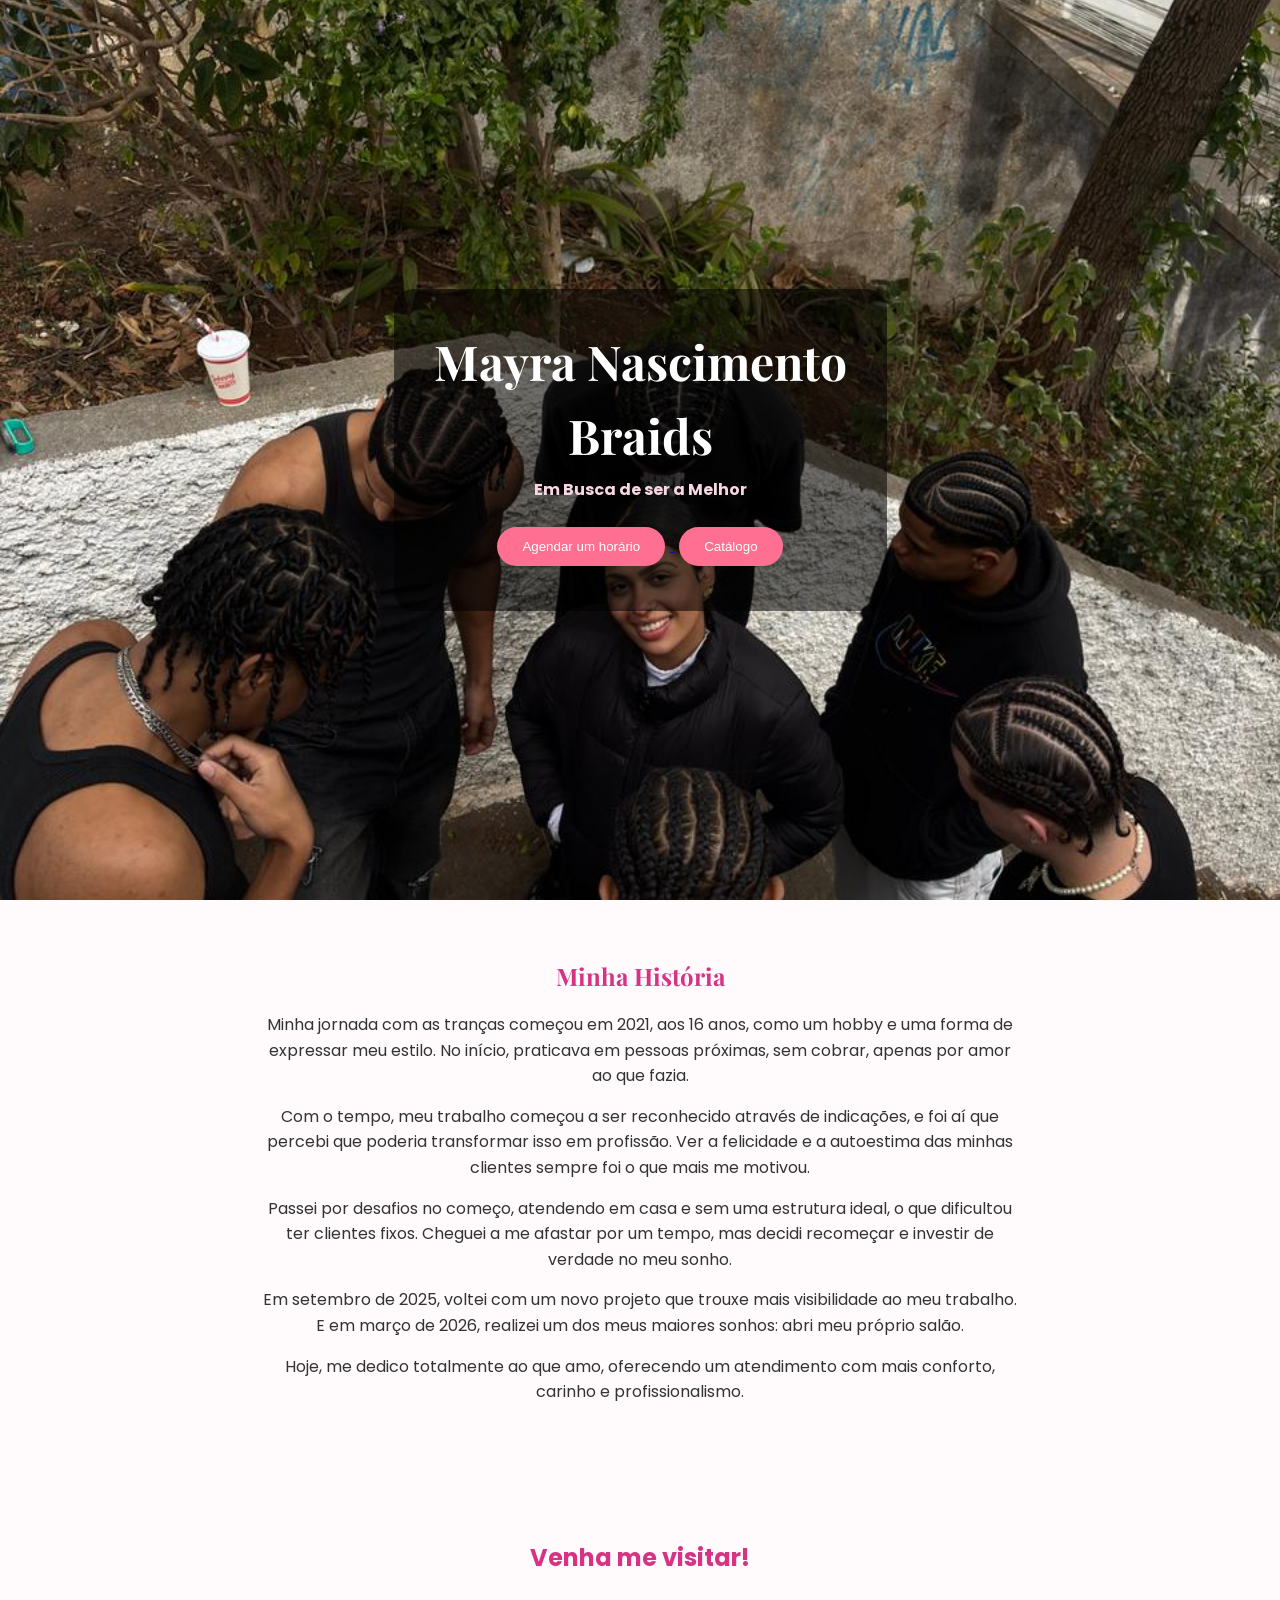
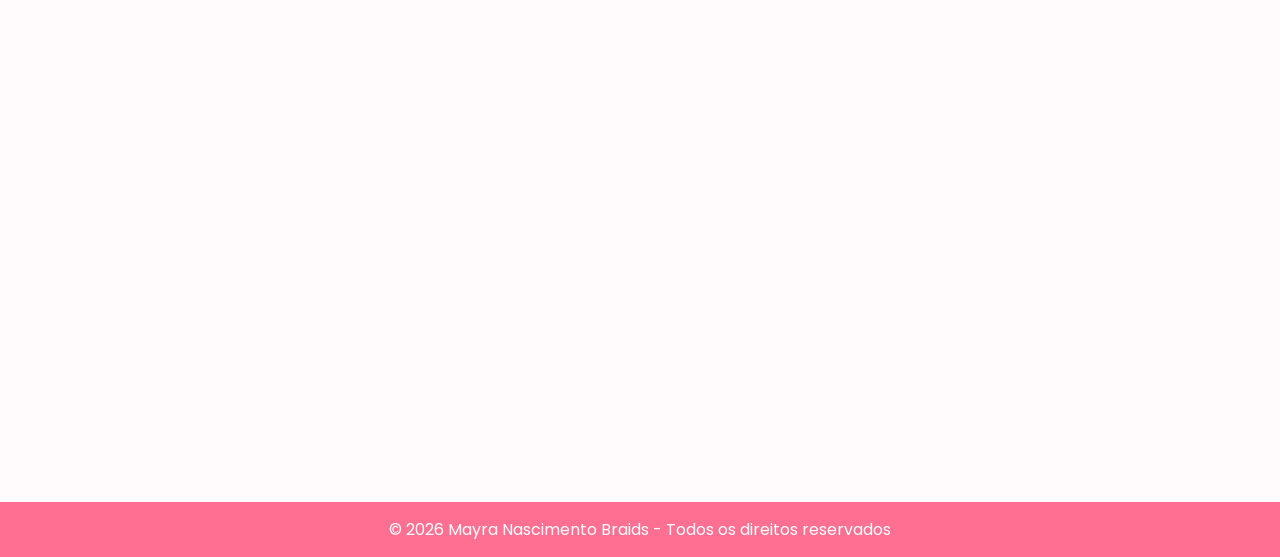
<file: index.html>
<!DOCTYPE html>
<html lang="pt-BR">
<head>
  <meta charset="UTF-8">
  <meta name="viewport" content="width=device-width, initial-scale=1.0">
  <title>Mayra Nascimento Braids</title>

  <link href="https://fonts.googleapis.com/css2?family=Playfair+Display:wght@600&family=Poppins:wght@300;400;500&display=swap" rel="stylesheet">
  <link rel="stylesheet" href="style.css">
</head>

<body>

  <section class="hero">
    <div class="overlay">
      <h1>Mayra Nascimento</h1>
      <h1>Braids</h1>
      <p><strong> Em Busca de ser a Melhor</strong></p>
      <!-- Oque vamos deixar aqui ? Coloquei o slogan do insta dela, mas podemos colocar outra coisa - Victor -->

      <div class="buttons">
       <a href="https://wa.me/5511985516401?text=Olá,%20gostaria%20de%20agendar%20um%20horário." target="_blank">
  <button>Agendar um horário</button>
</a>
        <a href="catalogo.html"><button>Catálogo</button></a>
        <!-- Precisa arrumar o link dos botões - Victor -->
      </div>
    </div>
  </section>

  <section class="historia">
    <h2>Minha História</h2>

    <p>
      Minha jornada com as tranças começou em 2021, aos 16 anos, como um hobby e uma forma de expressar meu estilo.
      No início, praticava em pessoas próximas, sem cobrar, apenas por amor ao que fazia.
    </p>

    <p>
      Com o tempo, meu trabalho começou a ser reconhecido através de indicações, e foi aí que percebi que poderia transformar isso em profissão.
      Ver a felicidade e a autoestima das minhas clientes sempre foi o que mais me motivou.
    </p>

    <p>
      Passei por desafios no começo, atendendo em casa e sem uma estrutura ideal, o que dificultou ter clientes fixos.
      Cheguei a me afastar por um tempo, mas decidi recomeçar e investir de verdade no meu sonho.
    </p>

    <p>
      Em setembro de 2025, voltei com um novo projeto que trouxe mais visibilidade ao meu trabalho.
      E em março de 2026, realizei um dos meus maiores sonhos: abri meu próprio salão.
    </p>

    <p>
      Hoje, me dedico totalmente ao que amo, oferecendo um atendimento com mais conforto, carinho e profissionalismo.
    </p>
  </section>
  <!-- Acho que nesta parte só o texto da história dela já fica legal a homepage, ao meu ver não precisa de mais nada - Victor -->

  <section class="localizacao">
    <h2>Venha me visitar!</h2>

    <div class="mapa">
      <iframe src="https://www.google.com/maps/embed?pb=!1m18!1m12!1m3!1d1319.2649077336473!2d-46.42642996608127!3d-23.54166137881334!2m3!1f0!2f0!3f0!3m2!1i1024!2i768!4f13.1!3m3!1m2!1s0x94ce643a036edfb3%3A0xf984fe4b99a3ae22!2sR.%20Dr.%20Oliveira%20Arruda%2C%2036%20-%20Jardim%20Helena%2C%20S%C3%A3o%20Paulo%20-%20SP%2C%2008420-020!5e1!3m2!1spt-BR!2sbr!4v1777491701039!5m2!1spt-BR!2sbr"
        width="100%" height="400" style="border:0;" allowfullscreen="" loading="lazy">
      </iframe>
    </div>
  </section>

  <footer>
    <p>© 2026 Mayra Nascimento Braids - Todos os direitos reservados</p>
  </footer>

</body>
</html>
</file>
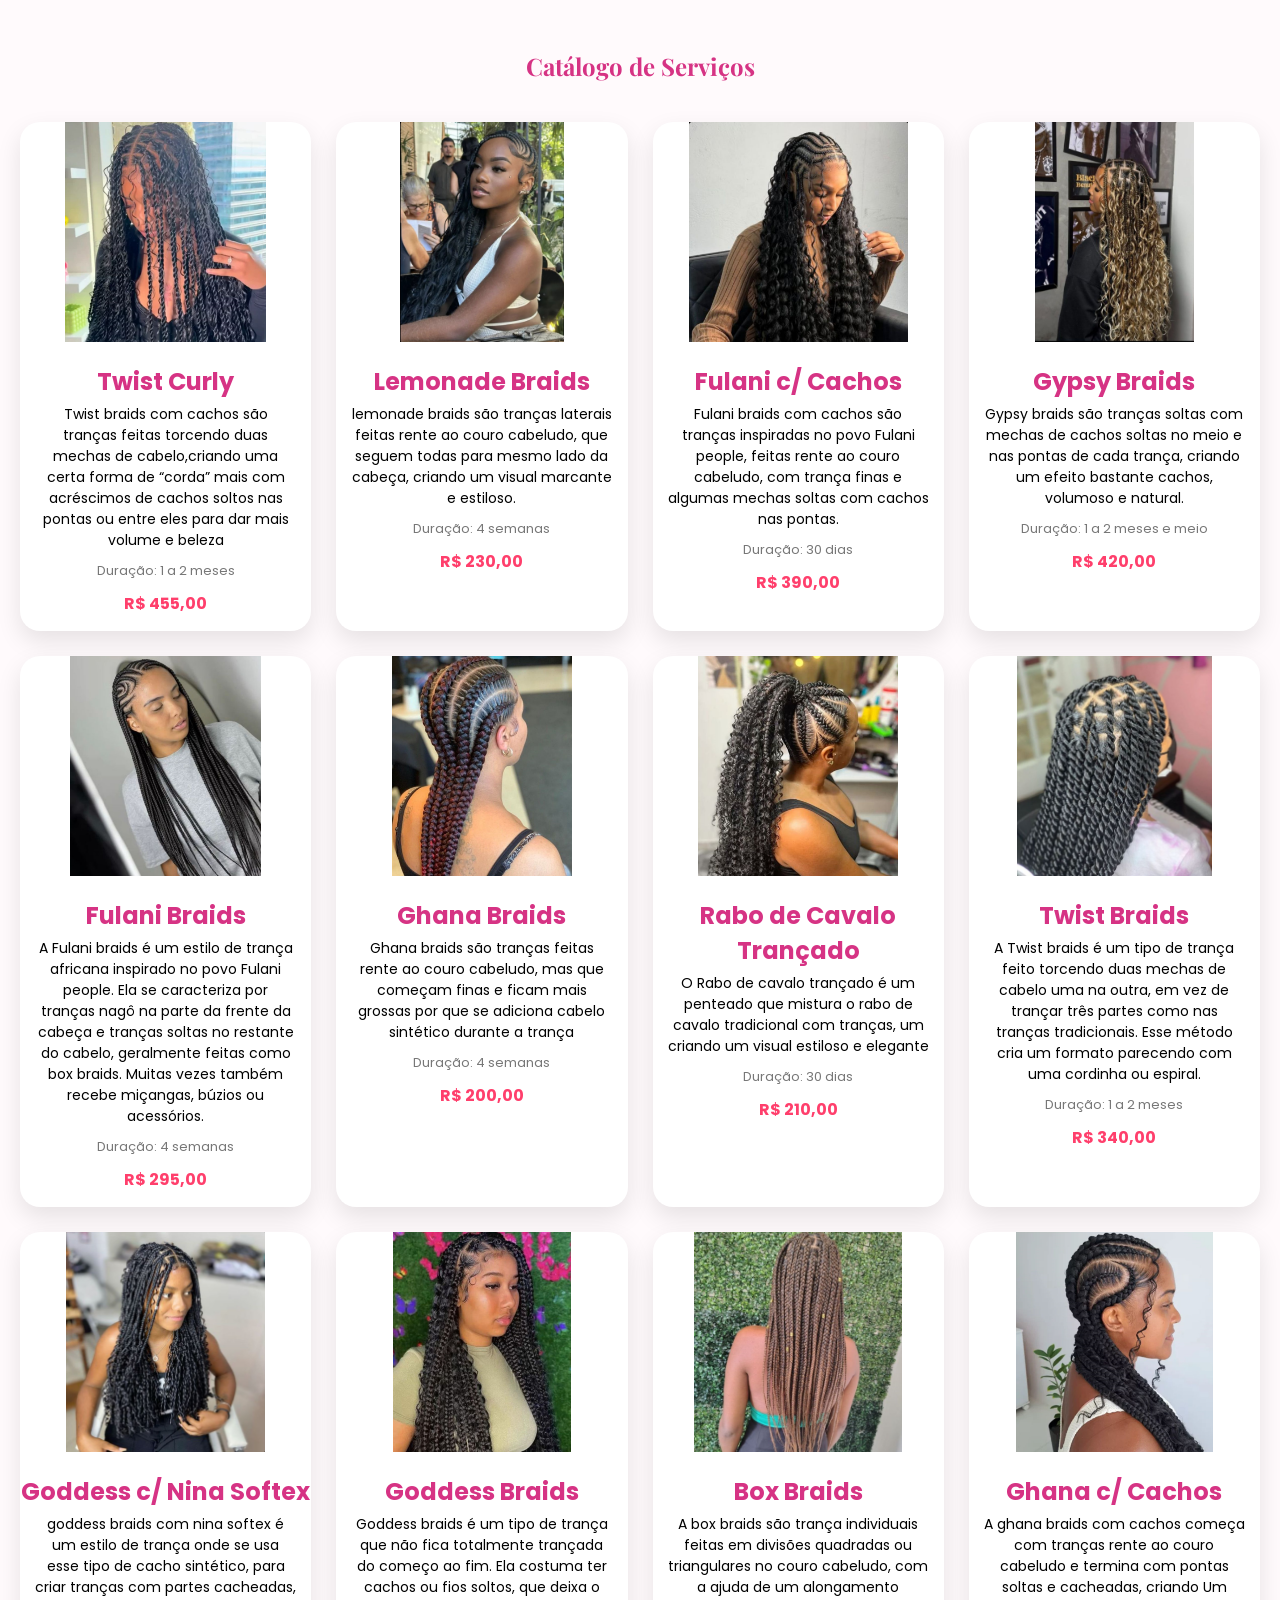
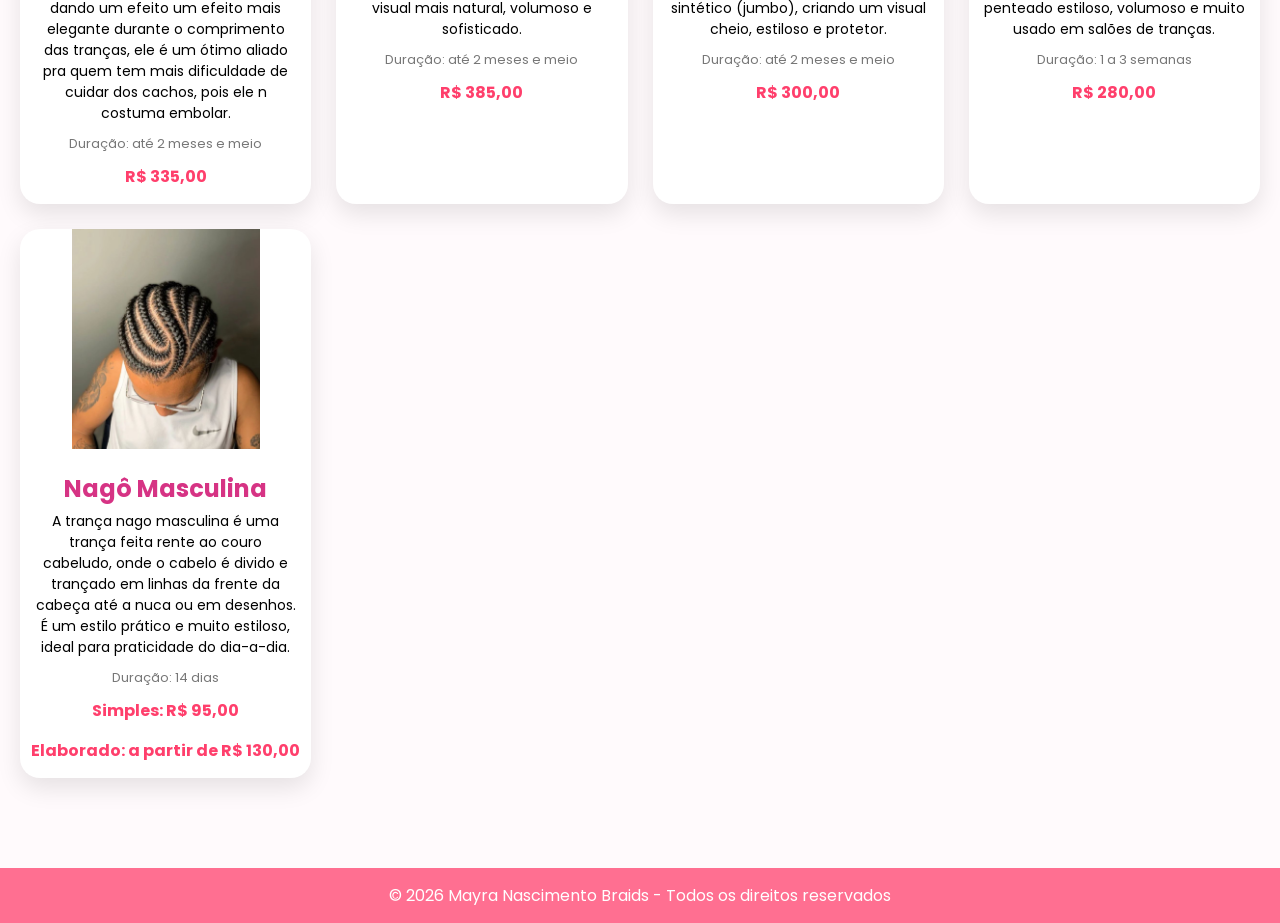
<file: catalogo.html>
<!DOCTYPE html>
<html lang="pt-BR">
<head>
  <meta charset="UTF-8">
  <title>Catálogo</title>
  
  <link rel="stylesheet" href="catalogo.css">
  <link href="https://fonts.googleapis.com/css2?family=Playfair+Display:wght@600&family=Poppins:wght@300;400;500&display=swap" rel="stylesheet">
</head>

<!-- Precisa arrumar esta page do catalogo - victor -->
 <!-- Precisa arrumar os textos, deixei ele completo mas não vai ficar legal, então acho que precisa ver oque vai cortar - victor -->
  <!-- Precisa colocar as fotos no cards Só colocar o caminho no # e se ficar ruim ajeitar no css - victor -->
   <!-- Tinha mais duas fotos mas precisa ver com a Dona (Mayra) quais são esses serviços - Victor -->

<body>

  <section class="catalogo">
    <h1>Catálogo de Serviços</h1>

    <div class="cards">

      <div class="card">
        <img src="./img/twistcurly2.jpeg.png" alt="Twist Curly">
        <h2>Twist Curly</h2>
        <p>
Twist braids com cachos são tranças feitas torcendo duas mechas de cabelo,criando uma certa forma de “corda” mais com acréscimos de cachos soltos nas pontas ou entre eles para dar mais volume e beleza</p>
        <span>Duração: 1 a 2 meses</span>
        <strong>R$ 455,00</strong>
      </div>

      <div class="card">
        <img src="./img/lemonade-braids.jpeg">
        <h2>Lemonade Braids</h2>
        <p>lemonade braids são tranças laterais feitas rente ao couro cabeludo, que seguem todas para mesmo lado da cabeça, criando um visual marcante e estiloso.</p>
        <span>Duração: 4 semanas</span>
        <strong>R$ 230,00</strong>
      </div>

      <div class="card">
        <img src="./img/fulani-cachos.jpeg">
        <h2>Fulani c/ Cachos</h2>
        <p>Fulani braids com cachos são tranças inspiradas no povo Fulani people, feitas rente ao couro cabeludo, com trança finas e algumas mechas soltas com cachos nas pontas.</p>
        <span>Duração: 30 dias</span>
        <strong>R$ 390,00</strong>
      </div>

      <div class="card">
        <img src="./img/gypsy-braids.jpeg">
        <h2>Gypsy Braids</h2>
        <p>Gypsy braids são tranças soltas com mechas de cachos soltas no meio e nas pontas de cada trança, criando um efeito bastante cachos, volumoso e natural. </p>
        <span>Duração: 1 a 2 meses e meio</span>
        <strong>R$ 420,00</strong>
      </div>

      <div class="card">
        <img src="./img/fulani2.jpeg.png">
        <h2>Fulani Braids</h2>
        <p>A Fulani braids é um estilo de trança africana inspirado no povo Fulani people.
Ela se caracteriza por tranças nagô na parte da frente da cabeça e tranças soltas no restante do cabelo, geralmente feitas como box braids.
Muitas vezes também recebe miçangas, búzios ou acessórios.</p>
        <span>Duração: 4 semanas</span>
        <strong>R$ 295,00</strong>
      </div>

      <div class="card">
        <img src="./img/ghanabraids2.jpeg.png">
        <h2>Ghana Braids</h2>
        <p>Ghana braids são tranças feitas rente ao couro cabeludo, mas que começam finas e ficam mais grossas por que se adiciona cabelo sintético durante a trança</p>
        <span>Duração: 4 semanas</span>
        <strong>R$ 200,00</strong>
      </div>

      <div class="card">
        <img src="./img/rabotrancado2.jpeg.png">
        <h2>Rabo de Cavalo Trançado</h2>
        <p>O Rabo de cavalo trançado é um penteado que mistura o rabo de cavalo tradicional com tranças, um criando um visual estiloso e elegante</p>
        <span>Duração: 30 dias</span>
        <strong>R$ 210,00</strong>
      </div>

      <div class="card">
        <img src="./img/twist-braids.jpeg">
        <h2>Twist Braids</h2>
        <p>A Twist braids é um tipo de trança feito torcendo duas mechas de cabelo uma na outra, em vez de trançar três partes como nas tranças tradicionais. Esse método cria um formato parecendo com uma cordinha ou espiral.</p>
        <span>Duração: 1 a 2 meses</span>
        <strong>R$ 340,00</strong>
      </div>

      <div class="card">
        <img src="./img/goddess-ninasoftex.jpeg">
        <h2>Goddess c/ Nina Softex</h2>
        <p>goddess braids com nina softex é um estilo de trança onde se usa esse tipo de cacho sintético, para criar tranças com partes cacheadas, dando um efeito um efeito mais elegante durante o comprimento das tranças, ele é um ótimo aliado pra quem tem mais dificuldade de cuidar dos cachos, pois ele n costuma embolar.</p>
        <span>Duração: até 2 meses e meio</span>
        <strong>R$ 335,00</strong>
      </div>

      <div class="card">
        <img src="./img/goddessbraids2.jpeg.png">
        <h2>Goddess Braids</h2>
        <p>Goddess braids é um tipo de trança que não fica totalmente trançada do começo ao fim. Ela costuma ter cachos ou fios soltos, que deixa o visual mais natural, volumoso e sofisticado. </p>
        <span>Duração: até 2 meses e meio</span>
        <strong>R$ 385,00</strong>
      </div>

      <div class="card">
        <img src="./img/boxbraids2.jpeg.png">
        <h2>Box Braids</h2>
        <p>A box braids são trança individuais feitas em divisões quadradas ou triangulares no couro cabeludo, com a ajuda de um alongamento sintético (jumbo), criando um visual cheio, estiloso e protetor.</p>
        <span>Duração: até 2 meses e meio</span>
        <strong>R$ 300,00</strong>
      </div>

      <div class="card">
        <img src="./img/ganhacomcachos2.jpeg.png">
        <h2>Ghana c/ Cachos</h2>
        <p>A ghana braids com cachos começa com tranças rente ao couro cabeludo e termina com pontas soltas e cacheadas, criando
Um penteado estiloso, volumoso e muito usado em salões de tranças.</p>
        <span>Duração: 1 a 3 semanas</span>
        <strong>R$ 280,00</strong>
      </div>

      <div class="card">
        <img src="./img/nago-masculina.jpeg">
        <h2>Nagô Masculina</h2>
        <p>A trança nago masculina é uma trança feita rente ao couro cabeludo, onde o cabelo é divido e trançado em linhas da frente da cabeça até a nuca ou em desenhos. É um estilo prático e muito estiloso, ideal para praticidade do dia-a-dia.</p>
        <span>Duração: 14 dias</span>
        <strong>Simples: R$ 95,00</strong>
        <strong>Elaborado: a partir de R$ 130,00</strong>
      </div>

    </div>
  </section>

<footer>
    <p>© 2026 Mayra Nascimento Braids - Todos os direitos reservados</p>
  </footer>

</body>
</html>
</file>
<file: style.css>
* {
  margin: 0;
  padding: 0;
  box-sizing: border-box;
}

body {
  font-family: 'Poppins', sans-serif;
  background-color: #fffafc;
  color: #333;
}

.hero {
  height: 100vh;
  background: url("img/modelos.jpeg") center/cover no-repeat;
  display: flex;
  align-items: center;
  justify-content: center;
}

.overlay {
  background: rgba(0, 0, 0, 0.55);
  padding: 40px;
  text-align: center;
  border-radius: 20px;
}

.overlay h1 {
  font-family: 'Playfair Display', serif;
  font-size: 3rem;
  color: #fff;
  margin-bottom: 10px;
}

.overlay p {
  color: #f8d7e3;
  margin-bottom: 20px;
}

.buttons button {
  padding: 12px 25px;
  margin: 5px;
  border: none;
  border-radius: 30px;
  background: #ff6f91;
  color: white;
  cursor: pointer;
  transition: 0.3s;
}

.buttons button:hover {
  background: #ff3f6c;
}

.historia {
  padding: 60px 20px;
  max-width: 800px;
  margin: auto;
  text-align: center;
}

.historia h2 {
  font-family: 'Playfair Display', serif;
  margin-bottom: 20px;
  color: #d63384;
}

.historia p {
  margin-bottom: 15px;
  line-height: 1.6;
}

.localizacao {
  padding: 60px 20px;
  text-align: center;
}

.localizacao h2 {
  margin-bottom: 20px;
  color: #d63384;
}

.mapa {
  max-width: 800px;
  margin: auto;
  border-radius: 15px;
  overflow: hidden;
}

footer {
  background: #ff6f91;
  color: white;
  text-align: center;
  padding: 15px;
  margin-top: 40px;
}
</file>
<file: catalogo.css>
* {
  margin: 0;
  padding: 0;
  box-sizing: border-box;
}

body {
  background: #fffafc;
  font-family: 'Poppins', sans-serif;
}

.catalogo {
  padding: 50px 20px;
  text-align: center;
}

.catalogo h1 {
  font-family: 'Playfair Display', serif;
  color: #d63384;
  margin-bottom: 40px;
}

.cards {
  display: grid;
  grid-template-columns: repeat(auto-fit, minmax(250px, 1fr));
  gap: 25px;
}

.card {
  background: white;
  border-radius: 20px;
  overflow: hidden;
  box-shadow: 0 10px 25px rgba(0,0,0,0.1);
  transition: 0.3s;
}

.card:hover {
  transform: translateY(-8px);
}

.card img {
  width: 100%;
  height: 220px;
  object-fit: contain;
}

.card h2 {
  margin: 15px 0 5px;
  color: #d63384;
}

.card p {
  font-size: 14px;
  padding: 0 15px;
}

.card span {
  display: block;
  margin: 10px 0;
  color: #777;
  font-size: 13px;
}

.card strong {
  display: block;
  margin-bottom: 15px;
  color: #ff3f6c;
  font-size: 16px;
}

footer {
  background: #ff6f91;
  color: white;
  text-align: center;
  padding: 15px;
  margin-top: 40px;
}
</file>
